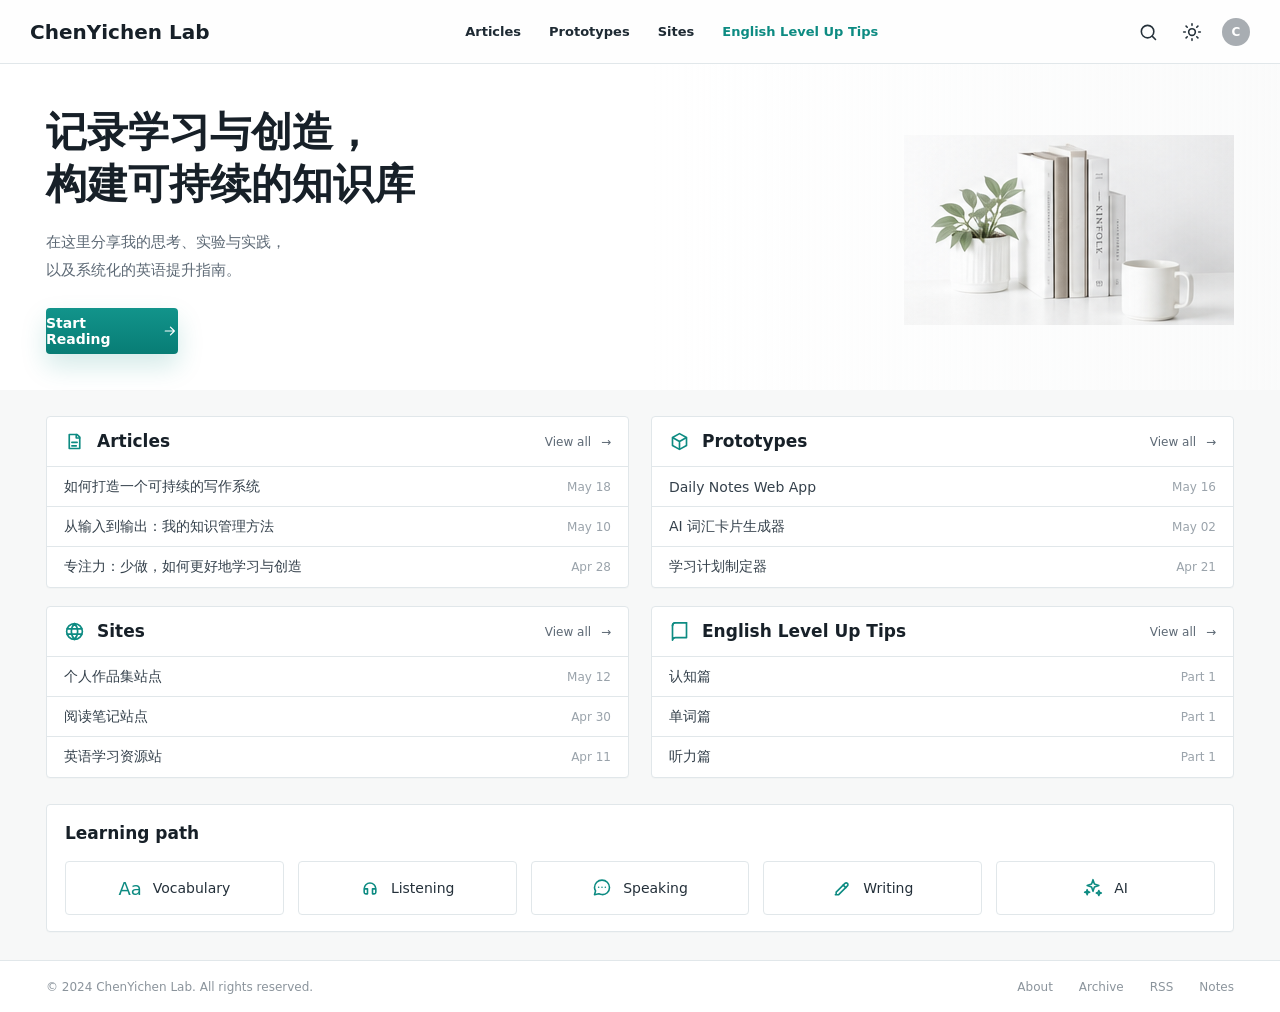
<file: index.html>
<!doctype html>
<html lang="zh-CN">
  <head>
    <meta charset="utf-8">
    <meta name="viewport" content="width=device-width, initial-scale=1">
    <title>ChenYichen Lab</title>
    <meta name="description" content="ChenYichen Lab: articles, prototypes, sites, and English learning notes.">
    <link rel="icon" href="/favicon.svg" type="image/svg+xml">
    <link rel="stylesheet" href="/assets/site.css">
  </head>
  <body class="home-page">
    <header class="lab-header">
      <a class="lab-brand" href="/">ChenYichen Lab</a>
      <nav class="lab-nav" aria-label="Primary">
        <a href="#articles">Articles</a>
        <a href="#prototypes">Prototypes</a>
        <a href="#sites">Sites</a>
        <a class="active" href="/sites/english-level-up-tips/">English Level Up Tips</a>
      </nav>
      <div class="lab-actions" aria-label="Page actions">
        <button aria-label="Search">
          <svg viewBox="0 0 24 24" aria-hidden="true"><path d="m21 21-4.3-4.3m2.3-5.2a7.5 7.5 0 1 1-15 0 7.5 7.5 0 0 1 15 0Z"/></svg>
        </button>
        <button aria-label="Theme">
          <svg viewBox="0 0 24 24" aria-hidden="true"><path d="M12 4V2m0 20v-2m8-8h2M2 12h2m13.7-5.7 1.4-1.4M4.9 19.1l1.4-1.4m0-11.4L4.9 4.9m14.2 14.2-1.4-1.4M16 12a4 4 0 1 1-8 0 4 4 0 0 1 8 0Z"/></svg>
        </button>
        <span class="avatar">C</span>
      </div>
    </header>

    <main class="home-shell">
      <section class="hero-stage">
        <div class="hero-text">
          <h1>记录学习与创造，<br>构建可持续的知识库</h1>
          <p>在这里分享我的思考、实验与实践，<br>以及系统化的英语提升指南。</p>
          <a class="start-button" href="/sites/english-level-up-tips/">
            <span>Start Reading</span>
            <svg viewBox="0 0 24 24" aria-hidden="true"><path d="M5 12h14m-6-6 6 6-6 6"/></svg>
          </a>
        </div>
        <img class="hero-image" src="/assets/home-still-life.png" alt="Books, plant, and coffee cup on a white desk.">
      </section>

      <section class="dashboard-grid" aria-label="Content collections" data-home-cards>
        <p class="card-loading">Loading collections...</p>
      </section>

      <section class="learning-path" aria-labelledby="learning-title">
        <h2 id="learning-title">Learning path</h2>
        <div class="path-grid">
          <a href="/sites/english-level-up-tips/#vocabulary"><span>Aa</span>Vocabulary</a>
          <a href="/sites/english-level-up-tips/#listening">
            <svg viewBox="0 0 24 24" aria-hidden="true"><path d="M5 13a7 7 0 0 1 14 0v4a2 2 0 0 1-2 2h-2v-6h4M5 13v4a2 2 0 0 0 2 2h2v-6H5"/></svg>
            Listening
          </a>
          <a href="/sites/english-level-up-tips/#speaking">
            <svg viewBox="0 0 24 24" aria-hidden="true"><path d="M21 11.5a8.4 8.4 0 0 1-9 8.4 8.7 8.7 0 0 1-3.8-.9L3 20l1.3-4.6A8.2 8.2 0 0 1 3 11.5a9 9 0 0 1 18 0Z"/><path d="M8 11h.01M12 11h.01M16 11h.01"/></svg>
            Speaking
          </a>
          <a href="/sites/english-level-up-tips/#writing">
            <svg viewBox="0 0 24 24" aria-hidden="true"><path d="M4 20h4l10.5-10.5a2.1 2.1 0 0 0-3-3L5 17v3Z"/><path d="m13.5 8.5 3 3"/></svg>
            Writing
          </a>
          <a href="/sites/english-level-up-tips/#ai">
            <svg viewBox="0 0 24 24" aria-hidden="true"><path d="m12 2 1.7 5.3L19 9l-5.3 1.7L12 16l-1.7-5.3L5 9l5.3-1.7L12 2ZM19 15l.8 2.2L22 18l-2.2.8L19 21l-.8-2.2L16 18l2.2-.8L19 15ZM5 14l.7 2.3L8 17l-2.3.7L5 20l-.7-2.3L2 17l2.3-.7L5 14Z"/></svg>
            AI
          </a>
        </div>
      </section>
    </main>

    <footer class="home-footer">
      <span>© 2024 ChenYichen Lab. All rights reserved.</span>
      <nav aria-label="Footer">
        <a href="/">About</a>
        <a href="/articles/">Archive</a>
        <a href="/">RSS</a>
        <a href="/">Notes</a>
      </nav>
    </footer>
    <script src="/assets/site.js" defer></script>
  </body>
</html>
</file>
<file: assets/site.css>
:root {
  color-scheme: light;
  --bg: #f7f8f8;
  --paper: #ffffff;
  --text: #172028;
  --muted: #667482;
  --soft: #f4f7f8;
  --line: #e1e7ea;
  --accent: #0d8b82;
  --accent-dark: #05736b;
  --accent-soft: #e9f8f6;
  --blue-soft: #f0f7ff;
  --blue-line: #b9d7ff;
  --shadow: 0 18px 60px rgba(33, 47, 58, 0.08);
  --font: Inter, ui-sans-serif, system-ui, -apple-system, BlinkMacSystemFont, "Segoe UI", sans-serif;
}

* {
  box-sizing: border-box;
}

html {
  scroll-behavior: smooth;
}

body {
  margin: 0;
  min-width: 320px;
  background: var(--bg);
  color: var(--text);
  font-family: var(--font);
  letter-spacing: 0;
}

a {
  color: inherit;
}

button {
  font: inherit;
}

svg {
  width: 20px;
  height: 20px;
  fill: none;
  stroke: currentColor;
  stroke-width: 1.9;
  stroke-linecap: round;
  stroke-linejoin: round;
}

.lab-header {
  height: 64px;
  display: grid;
  grid-template-columns: auto 1fr auto;
  align-items: center;
  gap: 22px;
  padding: 0 30px;
  border-bottom: 1px solid var(--line);
  background: rgba(255, 255, 255, 0.92);
}

.lab-brand {
  font-size: 20px;
  font-weight: 800;
  text-decoration: none;
}

.lab-nav {
  display: flex;
  justify-content: center;
  gap: 28px;
  color: #1e2a33;
  font-size: 13px;
  font-weight: 600;
}

.lab-nav a {
  text-decoration: none;
}

.lab-nav .active {
  color: var(--accent);
}

.lab-actions,
.reader-actions {
  display: flex;
  align-items: center;
  gap: 16px;
}

.lab-actions button,
.reader-actions button {
  width: 28px;
  height: 28px;
  display: grid;
  place-items: center;
  padding: 0;
  border: 0;
  background: transparent;
  color: #25313a;
}

.avatar {
  width: 28px;
  height: 28px;
  display: grid;
  place-items: center;
  border-radius: 999px;
  background: #a8adb2;
  color: #fff;
  font-size: 12px;
  font-weight: 700;
}

.home-shell {
  max-width: 1440px;
  margin: 0 auto;
}

.hero-stage {
  min-height: 284px;
  display: grid;
  grid-template-columns: minmax(0, 1fr) 330px;
  align-items: center;
  gap: 44px;
  padding: 42px 46px 36px;
  background:
    linear-gradient(90deg, #fff 0%, #fff 51%, rgba(247, 248, 248, 0.6) 100%),
    var(--paper);
}

.hero-text h1 {
  margin: 0;
  max-width: 620px;
  font-size: clamp(36px, 3.2vw, 43px);
  line-height: 1.28;
  font-weight: 820;
}

.hero-text p {
  margin: 18px 0 0;
  color: #5d6975;
  font-size: 15px;
  line-height: 1.85;
}

.start-button {
  width: 132px;
  height: 46px;
  display: inline-flex;
  align-items: center;
  justify-content: center;
  gap: 10px;
  margin-top: 24px;
  border-radius: 4px;
  background: linear-gradient(180deg, #12948b, #087d75);
  color: #fff;
  font-size: 14px;
  font-weight: 760;
  text-decoration: none;
  box-shadow: 0 12px 26px rgba(13, 139, 130, 0.18);
}

.start-button svg {
  width: 16px;
  height: 16px;
}

.hero-image {
  width: 330px;
  max-width: 100%;
  justify-self: center;
  object-fit: contain;
  mix-blend-mode: multiply;
}

.dashboard-grid {
  display: grid;
  grid-template-columns: repeat(2, minmax(0, 1fr));
  gap: 18px 22px;
  padding: 26px 46px 0;
}

.home-card,
.learning-path,
.card-loading {
  border: 1px solid var(--line);
  border-radius: 4px;
  background: var(--paper);
  box-shadow: 0 1px 0 rgba(31, 45, 54, 0.02);
}

.card-loading {
  grid-column: 1 / -1;
  margin: 0;
  padding: 24px;
  color: #6f7d87;
  font-size: 14px;
}

.card-head {
  height: 50px;
  display: flex;
  align-items: center;
  justify-content: space-between;
  padding: 0 17px;
  border-bottom: 1px solid var(--line);
}

.card-title {
  display: flex;
  align-items: center;
  gap: 12px;
}

.card-icon {
  display: grid;
  place-items: center;
  color: var(--accent);
}

.card-icon svg {
  width: 21px;
  height: 21px;
}

.card-title h2 {
  margin: 0;
  font-size: 17px;
  line-height: 1;
}

.card-head a {
  color: #5d6975;
  font-size: 12px;
  text-decoration: none;
}

.card-head a span {
  margin-left: 6px;
}

.item-list {
  margin: 0;
  padding: 0;
  list-style: none;
}

.item-list li {
  min-height: 40px;
  display: grid;
  grid-template-columns: minmax(0, 1fr) auto;
  align-items: center;
  gap: 16px;
  padding: 0 17px;
  border-bottom: 1px solid var(--line);
  color: #34404b;
  font-size: 14px;
}

.item-list li:last-child {
  border-bottom: 0;
}

.item-list span {
  overflow: hidden;
  text-overflow: ellipsis;
  white-space: nowrap;
}

.item-list time {
  color: #9aa3ab;
  font-size: 12px;
}

.learning-path {
  margin: 26px 46px 28px;
  padding: 18px 18px 16px;
}

.learning-path h2 {
  margin: 0 0 18px;
  font-size: 17px;
}

.path-grid {
  display: grid;
  grid-template-columns: repeat(5, minmax(0, 1fr));
  gap: 14px;
}

.path-grid a {
  height: 54px;
  display: flex;
  align-items: center;
  justify-content: center;
  gap: 11px;
  border: 1px solid var(--line);
  border-radius: 4px;
  color: #24303a;
  font-size: 14px;
  text-decoration: none;
}

.path-grid span,
.path-grid svg {
  color: var(--accent);
}

.path-grid span {
  font-size: 18px;
  font-weight: 500;
}

.home-footer {
  max-width: 1440px;
  height: 52px;
  display: flex;
  align-items: center;
  justify-content: space-between;
  gap: 20px;
  margin: 0 auto;
  padding: 0 46px;
  border-top: 1px solid var(--line);
  background: var(--paper);
  color: #8b949c;
  font-size: 12px;
}

.home-footer nav {
  display: flex;
  gap: 26px;
}

.home-footer a {
  text-decoration: none;
}

.reader-page {
  min-height: 100vh;
  background: #fff;
}

.reader-topbar {
  position: sticky;
  top: 0;
  z-index: 20;
  height: 52px;
  display: grid;
  grid-template-columns: 34px 230px 1fr auto;
  align-items: center;
  gap: 16px;
  padding: 0 24px;
  border-bottom: 1px solid var(--line);
  background: rgba(255, 255, 255, 0.94);
  backdrop-filter: blur(12px);
}

.back-link {
  width: 28px;
  height: 28px;
  display: grid;
  place-items: center;
  color: #1c252d;
}

.reader-title {
  font-size: 14px;
  font-weight: 650;
}

.reader-progress {
  width: 220px;
  justify-self: center;
  display: grid;
  gap: 7px;
  text-align: center;
  color: #41505c;
  font-size: 12px;
  font-weight: 650;
}

.reader-progress div {
  height: 3px;
  border-radius: 999px;
  background: #e2e8ec;
}

.reader-progress i {
  display: block;
  width: 24%;
  height: 100%;
  border-radius: inherit;
  background: var(--accent);
}

.reader-layout {
  display: grid;
  grid-template-columns: 292px minmax(0, 1fr);
  min-height: calc(100vh - 52px);
}

.reader-sidebar {
  position: sticky;
  top: 52px;
  min-width: 0;
  height: calc(100vh - 52px);
  padding: 38px 20px;
  border-right: 1px solid var(--line);
  background: #fff;
}

.reader-sidebar h2 {
  margin: 0 0 26px;
  font-size: 18px;
}

.reader-sidebar nav {
  display: grid;
  gap: 0;
}

.reader-sidebar nav a {
  position: relative;
  display: block;
  padding: 13px 0;
  border-top: 1px solid var(--line);
  color: #3d4a54;
  line-height: 1.45;
  text-decoration: none;
}

.reader-sidebar nav a strong {
  display: block;
  color: #4a5763;
  font-size: 15px;
  line-height: 1.35;
}

.reader-sidebar nav a span {
  display: block;
  margin-top: 5px;
  color: #738290;
  font-size: 12px;
  overflow-wrap: anywhere;
}

.reader-sidebar nav a.active {
  color: var(--accent);
  font-weight: 760;
}

.reader-sidebar nav a.active strong,
.reader-sidebar nav a.active span {
  color: var(--accent);
}

.reader-sidebar nav a.active::before {
  content: "";
  position: absolute;
  left: -20px;
  top: 0;
  width: 3px;
  height: 24px;
  background: var(--accent);
}

.path-card {
  position: absolute;
  left: 20px;
  right: 20px;
  bottom: 32px;
  min-height: 132px;
  display: grid;
  gap: 8px;
  padding: 18px;
  border: 1px solid var(--line);
  border-radius: 6px;
  color: #1f2b34;
  text-decoration: none;
}

.path-card svg {
  color: var(--accent);
}

.path-card strong {
  font-size: 15px;
}

.path-card span {
  color: #6f7d87;
  font-size: 12px;
  line-height: 1.7;
}

.path-card i {
  position: absolute;
  right: 16px;
  bottom: 18px;
  color: #7d8993;
  font-style: normal;
}

.reader-article {
  min-width: 0;
  width: min(820px, calc(100% - 88px));
  padding: 44px 0 76px;
  margin: 0 auto;
}

.chapter {
  scroll-margin-top: 76px;
}

.reader-anchor {
  display: block;
  position: relative;
  top: -76px;
}

.chapter + .chapter {
  margin-top: 48px;
  padding-top: 34px;
  border-top: 1px solid var(--line);
}

.chapter-kicker {
  margin: 0 0 16px;
  color: #3d4b55;
  font-size: 14px;
  font-weight: 650;
}

.chapter h1 {
  margin: 0 0 26px;
  font-size: clamp(34px, 3.6vw, 44px);
  line-height: 1.18;
  font-weight: 820;
  overflow-wrap: anywhere;
}

.chapter h2 {
  margin: 36px 0 16px;
  font-size: 26px;
  line-height: 1.3;
  overflow-wrap: anywhere;
}

.chapter h3 {
  margin: 30px 0 12px;
  font-size: 21px;
  line-height: 1.35;
  overflow-wrap: anywhere;
}

.chapter h4 {
  margin: 26px 0 10px;
  font-size: 18px;
  line-height: 1.4;
}

.chapter p {
  margin: 0 0 22px;
  color: #3f4d58;
  font-size: 17px;
  line-height: 1.9;
}

.source-section .source-path {
  display: inline-flex;
  max-width: 100%;
  margin-bottom: 14px;
  padding: 6px 10px;
  border: 1px solid var(--line);
  border-radius: 4px;
  background: var(--soft);
  color: #687785;
  font-size: 13px;
  font-weight: 650;
  overflow-wrap: anywhere;
}

.source-section ul,
.source-section ol {
  margin: 0 0 22px;
  padding-left: 1.45rem;
  color: #3f4d58;
  font-size: 17px;
  line-height: 1.85;
}

.source-section li + li {
  margin-top: 6px;
}

.source-section blockquote {
  margin: 26px 0;
  padding: 16px 18px;
  border-left: 3px solid var(--accent);
  border-radius: 4px;
  background: var(--accent-soft);
  color: #244f4b;
}

.source-section blockquote p:last-child,
.source-section blockquote ul:last-child,
.source-section blockquote ol:last-child {
  margin-bottom: 0;
}

.source-section hr {
  margin: 34px 0;
  border: 0;
  border-top: 1px solid var(--line);
}

.source-section code {
  padding: 2px 5px;
  border-radius: 4px;
  background: #eef3f5;
  color: #24303a;
  font-size: 0.92em;
  white-space: pre-wrap;
  overflow-wrap: anywhere;
}

.source-section pre {
  max-width: 100%;
  margin: 0 0 22px;
  white-space: pre-wrap;
  overflow-wrap: anywhere;
}

.source-section img {
  display: block;
  max-width: 100%;
  height: auto;
  margin: 26px auto;
  border-radius: 4px;
}

.lead {
  font-size: 18px;
}

.callout {
  display: flex;
  gap: 12px;
  align-items: flex-start;
  margin: 28px 0;
  padding: 18px 20px;
  border-radius: 6px;
  font-size: 15px;
  line-height: 1.8;
}

.callout svg {
  flex: 0 0 auto;
  width: 22px;
  height: 22px;
  margin-top: 2px;
}

.callout p {
  margin: 0;
  font-size: 15px;
}

.callout.success {
  border: 1px solid #bfe2dd;
  background: var(--accent-soft);
  color: #234f4b;
}

.callout.note {
  border: 1px solid var(--blue-line);
  background: var(--blue-soft);
  color: #244a78;
}

.article-image {
  display: block;
  width: 100%;
  height: auto;
  margin: 30px 0;
  border-radius: 4px;
}

.compact {
  max-width: 680px;
}

.chapter-nav {
  display: grid;
  grid-template-columns: 1fr 1fr;
  gap: 16px;
  margin-top: 36px;
}

.chapter-nav a {
  min-height: 46px;
  display: flex;
  align-items: center;
  justify-content: center;
  border: 1px solid var(--line);
  border-radius: 4px;
  color: #4d5963;
  font-size: 14px;
  text-decoration: none;
}

.reader-footer {
  position: sticky;
  bottom: 0;
  height: 48px;
  display: flex;
  align-items: center;
  justify-content: center;
  gap: 18px;
  border-top: 1px solid var(--line);
  background: rgba(255, 255, 255, 0.95);
  color: #5c6974;
  font-size: 12px;
}

.reader-footer button {
  height: 28px;
  min-width: 58px;
  border: 1px solid var(--line);
  border-radius: 4px;
  background: #fff;
  color: #46535d;
  font-size: 12px;
}

@media (max-width: 700px) {
  .lab-header {
    height: auto;
    grid-template-columns: 1fr;
    padding: 18px 20px;
  }

  .lab-nav {
    justify-content: flex-start;
    gap: 18px;
    overflow-x: auto;
    white-space: nowrap;
  }

  .lab-actions {
    display: none;
  }

  .hero-stage,
  .dashboard-grid {
    grid-template-columns: 1fr;
  }

  .hero-stage {
    padding: 44px 20px 32px;
  }

  .hero-image {
    justify-self: start;
  }

  .dashboard-grid,
  .learning-path {
    padding-left: 20px;
    padding-right: 20px;
    margin-left: 20px;
    margin-right: 20px;
  }

  .path-grid {
    grid-template-columns: 1fr 1fr;
  }

  .home-footer {
    height: auto;
    flex-direction: column;
    align-items: flex-start;
    padding: 18px 20px;
  }

  .reader-topbar {
    grid-template-columns: 32px 1fr auto;
    gap: 10px;
    padding: 0 14px;
  }

  .reader-progress,
  .reader-actions button:nth-child(2),
  .reader-actions button:nth-child(3) {
    display: none;
  }

  .reader-layout {
    grid-template-columns: 1fr;
  }

  .reader-sidebar {
    position: static;
    height: auto;
    padding: 26px 20px;
    border-right: 0;
    border-bottom: 1px solid var(--line);
  }

  .reader-sidebar nav {
    gap: 0;
  }

  .reader-sidebar nav a {
    padding: 14px 0;
    border-top: 1px solid var(--line);
    font-size: 15px;
  }

  .reader-sidebar nav a span {
    display: block;
    margin: 0 0 3px;
    color: #7b8791;
    font-size: 12px;
  }

  .reader-sidebar nav a.active::before,
  .path-card {
    display: none;
  }

  .reader-article {
    width: auto;
    padding: 34px 20px 72px;
  }

  .reader-footer {
    position: static;
    height: auto;
    min-height: 48px;
    flex-wrap: wrap;
    padding: 10px 20px;
  }

  .chapter h1 {
    font-size: 34px;
  }

  .chapter p {
    font-size: 16px;
  }

  .chapter-nav {
    grid-template-columns: 1fr;
  }
}

@media (max-width: 520px) {
  .hero-text h1 {
    font-size: 34px;
  }

  .hero-text p {
    font-size: 15px;
  }

  .path-grid {
    grid-template-columns: 1fr;
  }

  .reader-sidebar {
    padding-top: 22px;
  }
}
</file>
